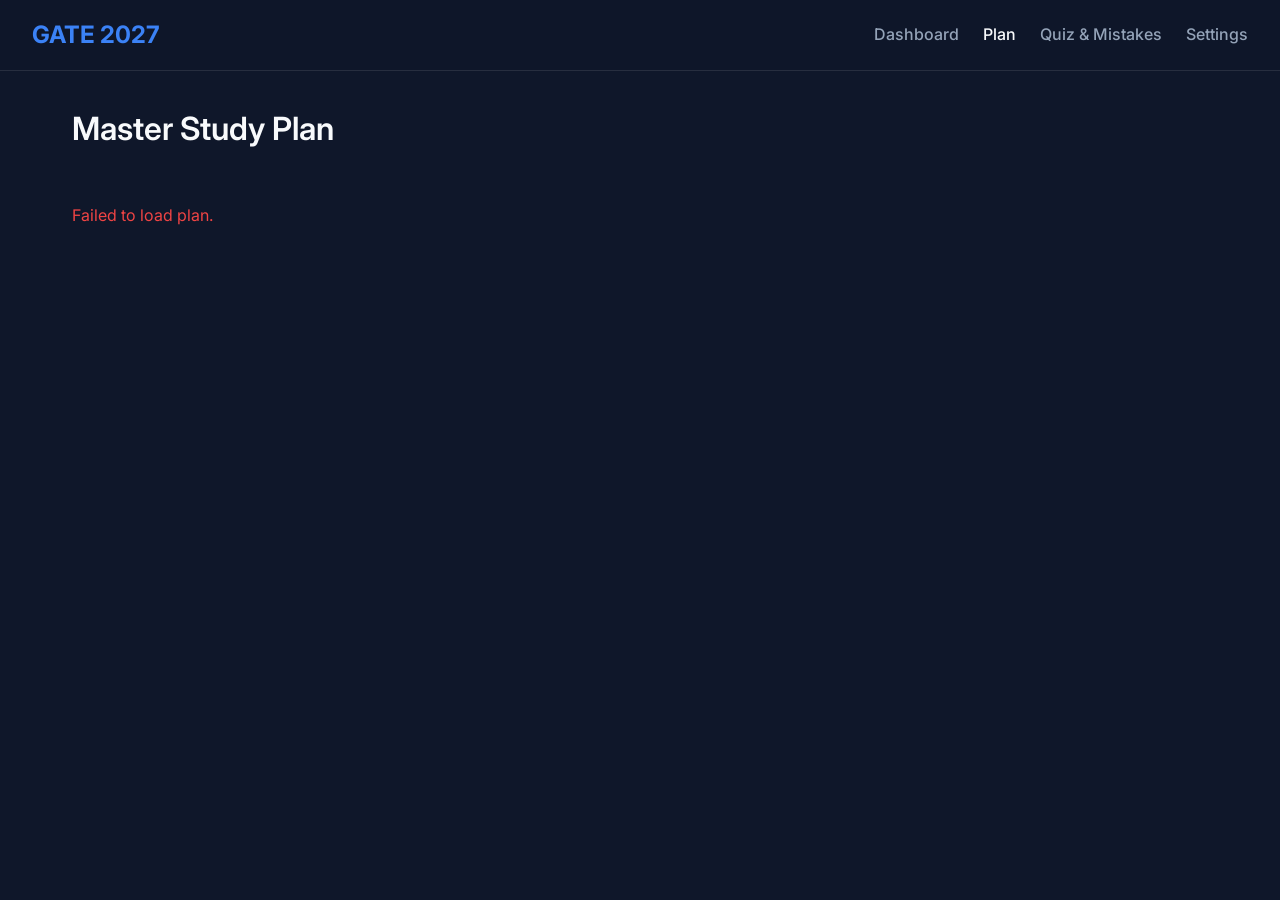
<file: plan.html>
<!DOCTYPE html>
<html lang="en">
<head>
    <meta charset="UTF-8">
    <meta name="viewport" content="width=device-width, initial-scale=1.0">
    <title>Plan - GATE EC 2027 Tracker</title>
    <link href="https://fonts.googleapis.com/css2?family=Inter:wght@400;500;600;700&display=swap" rel="stylesheet">
    <link rel="stylesheet" href="css/style.css">
</head>
<body>
    <nav>
        <a href="index.html" class="logo">GATE 2027</a>
        <ul>
            <li><a href="index.html">Dashboard</a></li>
            <li><a href="plan.html" class="active">Plan</a></li>
            <li><a href="quiz.html">Quiz & Mistakes</a></li>
            <li><a href="settings.html">Settings</a></li>
        </ul>
    </nav>

    <main>
        <div style="display: flex; justify-content: space-between; align-items: center; margin-bottom: 2rem;">
            <h1>Master Study Plan</h1>
            <div class="loader" id="plan-loader"></div>
        </div>
        
        <div id="plan-container">
            <p style="color: var(--text-secondary);">Loading plan from database...</p>
        </div>
    </main>

    <script src="js/config.js"></script>
    <script src="js/api.js"></script>
    <script src="js/plan.js"></script>
</body>
</html>
</file>
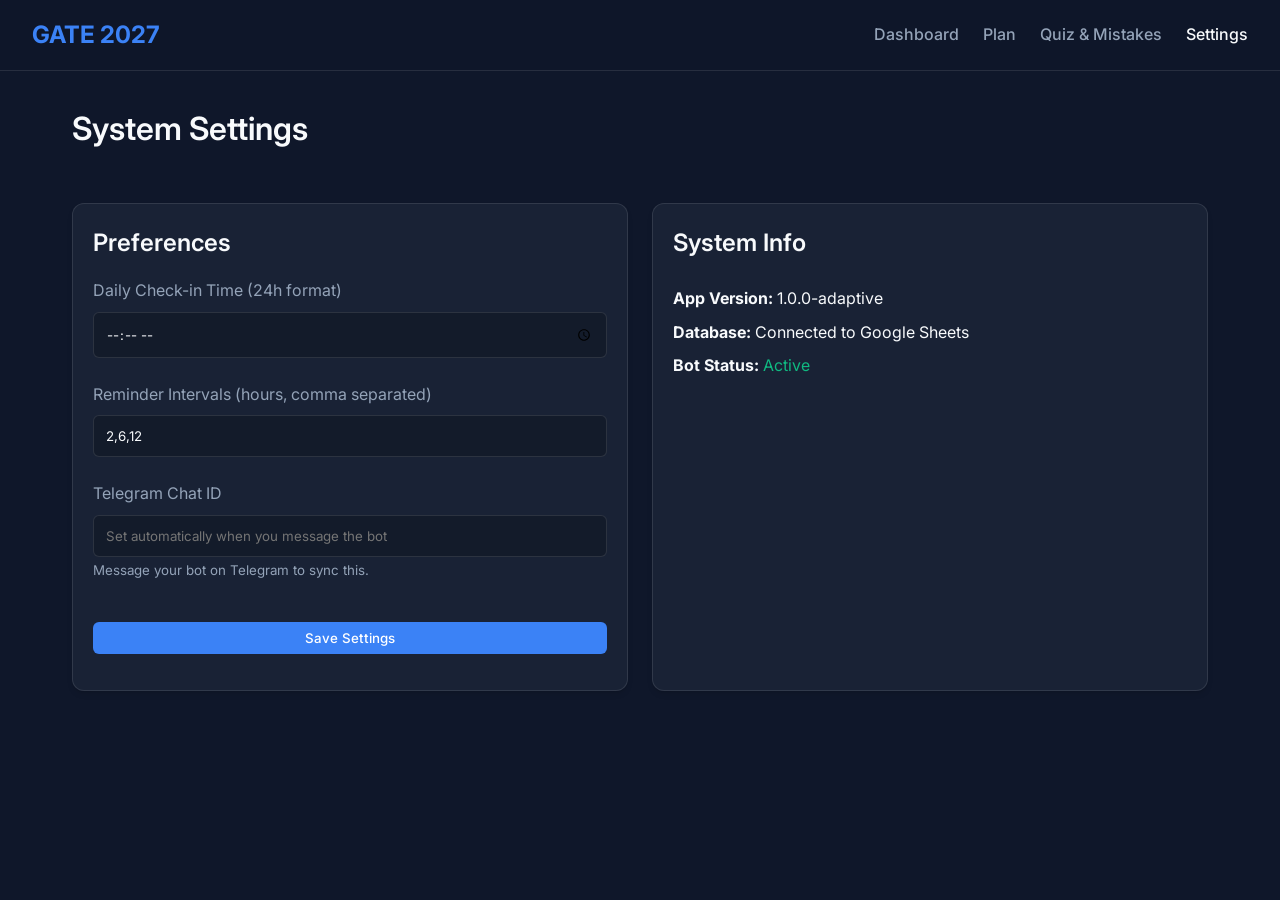
<file: settings.html>
<!DOCTYPE html>
<html lang="en">
<head>
    <meta charset="UTF-8">
    <meta name="viewport" content="width=device-width, initial-scale=1.0">
    <title>Settings - GATE EC 2027 Tracker</title>
    <link href="https://fonts.googleapis.com/css2?family=Inter:wght@400;500;600;700&display=swap" rel="stylesheet">
    <link rel="stylesheet" href="css/style.css">
</head>
<body>
    <nav>
        <a href="index.html" class="logo">GATE 2027</a>
        <ul>
            <li><a href="index.html">Dashboard</a></li>
            <li><a href="plan.html">Plan</a></li>
            <li><a href="quiz.html">Quiz & Mistakes</a></li>
            <li><a href="settings.html" class="active">Settings</a></li>
        </ul>
    </nav>

    <main>
        <div style="display: flex; justify-content: space-between; align-items: center; margin-bottom: 2rem;">
            <h1>System Settings</h1>
            <div class="loader" id="settings-loader"></div>
        </div>

        <div class="grid">
            <div class="glass-panel">
                <h2>Preferences</h2>
                <form id="settings-form">
                    <div class="form-group">
                        <label for="checkin-time">Daily Check-in Time (24h format)</label>
                        <input type="time" id="checkin-time" class="form-control" required>
                    </div>
                    
                    <div class="form-group">
                        <label for="reminder-intervals">Reminder Intervals (hours, comma separated)</label>
                        <input type="text" id="reminder-intervals" class="form-control" value="2,6,12" required>
                    </div>

                    <div class="form-group">
                        <label for="telegram-id">Telegram Chat ID</label>
                        <input type="text" id="telegram-id" class="form-control" readonly placeholder="Set automatically when you message the bot">
                        <small style="color: var(--text-secondary);">Message your bot on Telegram to sync this.</small>
                    </div>

                    <button type="submit" class="btn" style="width: 100%; margin-top: 1rem;">Save Settings</button>
                    <p id="save-status" style="margin-top: 1rem; text-align: center; font-size: 0.875rem;"></p>
                </form>
            </div>
            
            <div class="glass-panel">
                <h2>System Info</h2>
                <div style="margin-top: 1.5rem;">
                    <p><strong>App Version:</strong> 1.0.0-adaptive</p>
                    <p style="margin-top: 0.5rem;"><strong>Database:</strong> Connected to Google Sheets</p>
                    <p style="margin-top: 0.5rem;"><strong>Bot Status:</strong> <span style="color: var(--success-color);">Active</span></p>
                </div>
            </div>
        </div>
    </main>

    <script src="js/config.js"></script>
    <script src="js/api.js"></script>
    <script src="js/settings.js"></script>
</body>
</html>
</file>
<file: css/style.css>
:root {
    --bg-color: #0f172a;
    --card-bg: rgba(30, 41, 59, 0.7);
    --text-primary: #f8fafc;
    --text-secondary: #94a3b8;
    --accent-color: #3b82f6;
    --accent-hover: #2563eb;
    --success-color: #10b981;
    --warning-color: #f59e0b;
    --danger-color: #ef4444;
    --border-color: rgba(255, 255, 255, 0.1);
    
    --font-family: 'Inter', sans-serif;
}

* {
    box-sizing: border-box;
    margin: 0;
    padding: 0;
}

body {
    background-color: var(--bg-color);
    color: var(--text-primary);
    font-family: var(--font-family);
    line-height: 1.6;
    min-height: 100vh;
    display: flex;
    flex-direction: column;
}

.glass-panel {
    background: var(--card-bg);
    backdrop-filter: blur(10px);
    -webkit-backdrop-filter: blur(10px);
    border: 1px solid var(--border-color);
    border-radius: 12px;
    padding: 20px;
    box-shadow: 0 4px 6px -1px rgba(0, 0, 0, 0.1), 0 2px 4px -1px rgba(0, 0, 0, 0.06);
}

nav {
    display: flex;
    justify-content: space-between;
    align-items: center;
    padding: 1rem 2rem;
    background: rgba(15, 23, 42, 0.9);
    border-bottom: 1px solid var(--border-color);
    position: sticky;
    top: 0;
    z-index: 100;
}

nav .logo {
    font-size: 1.5rem;
    font-weight: 700;
    color: var(--accent-color);
    text-decoration: none;
}

nav ul {
    display: flex;
    list-style: none;
    gap: 1.5rem;
}

nav ul li a {
    color: var(--text-secondary);
    text-decoration: none;
    font-weight: 500;
    transition: color 0.3s ease;
}

nav ul li a:hover, nav ul li a.active {
    color: var(--text-primary);
}

main {
    flex: 1;
    padding: 2rem;
    max-width: 1200px;
    margin: 0 auto;
    width: 100%;
}

.grid {
    display: grid;
    grid-template-columns: repeat(auto-fit, minmax(300px, 1fr));
    gap: 1.5rem;
}

h1, h2, h3 {
    margin-bottom: 1rem;
    font-weight: 600;
}

.text-gradient {
    background: linear-gradient(90deg, #3b82f6, #8b5cf6);
    -webkit-background-clip: text;
    -webkit-text-fill-color: transparent;
}

.btn {
    background-color: var(--accent-color);
    color: white;
    border: none;
    padding: 0.5rem 1rem;
    border-radius: 6px;
    cursor: pointer;
    font-weight: 500;
    font-family: inherit;
    transition: background-color 0.3s ease, transform 0.1s ease;
}

.btn:hover {
    background-color: var(--accent-hover);
}

.btn:active {
    transform: scale(0.98);
}

.btn-outline {
    background-color: transparent;
    border: 1px solid var(--accent-color);
    color: var(--accent-color);
}

.btn-outline:hover {
    background-color: rgba(59, 130, 246, 0.1);
}

.task-item {
    display: flex;
    justify-content: space-between;
    align-items: center;
    padding: 1rem;
    border-bottom: 1px solid var(--border-color);
}

.task-item:last-child {
    border-bottom: none;
}

.task-info h4 {
    margin-bottom: 0.25rem;
}

.task-info p {
    font-size: 0.875rem;
    color: var(--text-secondary);
}

.task-actions {
    display: flex;
    gap: 0.5rem;
}

.badge {
    padding: 0.25rem 0.5rem;
    border-radius: 9999px;
    font-size: 0.75rem;
    font-weight: 600;
    text-transform: uppercase;
}

.badge-pending {
    background-color: rgba(148, 163, 184, 0.2);
    color: var(--text-secondary);
}

.badge-in-progress {
    background-color: rgba(59, 130, 246, 0.2);
    color: var(--accent-color);
}

.badge-done {
    background-color: rgba(16, 185, 129, 0.2);
    color: var(--success-color);
}

.chart-container {
    position: relative;
    height: 300px;
    width: 100%;
}

.progress-bar {
    width: 100%;
    height: 8px;
    background-color: rgba(255, 255, 255, 0.1);
    border-radius: 4px;
    overflow: hidden;
    margin-top: 0.5rem;
}

.progress-fill {
    height: 100%;
    background: linear-gradient(90deg, #3b82f6, #8b5cf6);
    border-radius: 4px;
    transition: width 1s ease-in-out;
}

.insight-panel {
    border-left: 4px solid var(--warning-color);
    background-color: rgba(245, 158, 11, 0.1);
}

/* Plan Page Styles */
.phase-accordion {
    margin-bottom: 1rem;
}

.phase-header {
    display: flex;
    justify-content: space-between;
    align-items: center;
    padding: 1rem;
    background: rgba(255, 255, 255, 0.05);
    cursor: pointer;
    border-radius: 8px;
    transition: background 0.3s ease;
}

.phase-header:hover {
    background: rgba(255, 255, 255, 0.1);
}

.phase-content {
    display: none;
    padding: 1rem;
    border: 1px solid var(--border-color);
    border-top: none;
    border-bottom-left-radius: 8px;
    border-bottom-right-radius: 8px;
}

.phase-content.active {
    display: block;
}

table {
    width: 100%;
    border-collapse: collapse;
}

th, td {
    padding: 0.75rem;
    text-align: left;
    border-bottom: 1px solid var(--border-color);
}

th {
    color: var(--text-secondary);
    font-weight: 500;
}

/* Settings Form */
.form-group {
    margin-bottom: 1.5rem;
}

.form-group label {
    display: block;
    margin-bottom: 0.5rem;
    color: var(--text-secondary);
}

.form-control {
    width: 100%;
    padding: 0.75rem;
    background-color: rgba(0, 0, 0, 0.2);
    border: 1px solid var(--border-color);
    border-radius: 6px;
    color: var(--text-primary);
    font-family: inherit;
}

.form-control:focus {
    outline: none;
    border-color: var(--accent-color);
}

.loader {
    border: 3px solid rgba(255, 255, 255, 0.1);
    border-top: 3px solid var(--accent-color);
    border-radius: 50%;
    width: 24px;
    height: 24px;
    animation: spin 1s linear infinite;
    display: none;
}

@keyframes spin {
    0% { transform: rotate(0deg); }
    100% { transform: rotate(360deg); }
}
</file>
